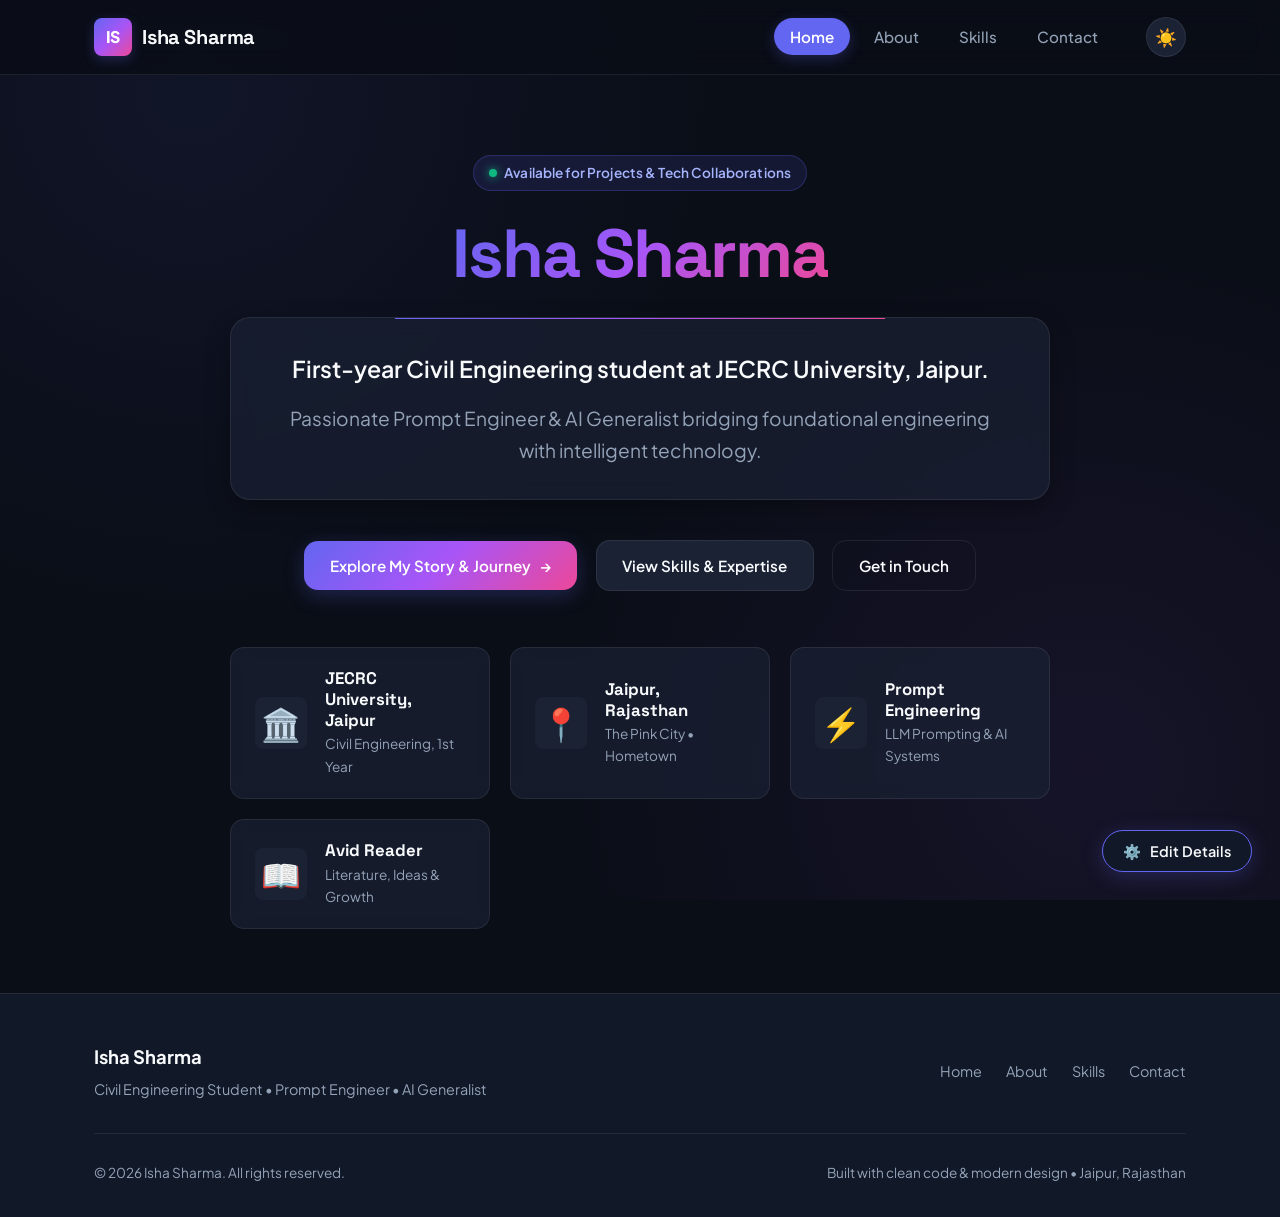
<file: index.html>
<!DOCTYPE html>
<html lang="en" data-theme="dark">
<head>
  <meta charset="UTF-8">
  <meta name="viewport" content="width=device-width, initial-scale=1.0">
  <title>Isha Sharma | Personal Portfolio - Home</title>
  <meta name="description" content="Personal portfolio of Isha Sharma - 1st Year Civil Engineering Student at JECRC University, Jaipur | Prompt Engineer & AI Generalist">
  <link rel="stylesheet" href="assets/css/style.css">
  <link rel="icon" href="data:image/svg+xml,<svg xmlns='http://www.w3.org/2000/svg' viewBox='0 0 100 100'><rect width='100' height='100' rx='20' fill='%236366f1'/><text x='50%' y='65%' text-anchor='middle' font-family='sans-serif' font-weight='bold' font-size='50' fill='white'>IS</text></svg>">
<script src="https://cdn.botpress.cloud/webchat/v5.0/inject.js"></script>
<script src="https://files.bpcontent.cloud/2026/10/14/17/20261014174019-FI7KGD5Q.js" defer></script>
</head>
<body>

  <!-- ==================== NAVIGATION BAR ==================== -->
  <header class="site-header">
    <div class="container header-container">
      <!-- Brand Logo / Name -->
      <a href="index.html" class="brand-logo" aria-label="Isha Sharma Home">
        <div class="brand-avatar">IS</div>
        <span class="brand-name" data-bind="personal.fullName">Isha Sharma</span>
      </a>

      <!-- Navigation Links (4 Pages) -->
      <nav class="nav-menu">
        <ul class="nav-links" id="nav-links">
          <li><a href="index.html" class="nav-link active">Home</a></li>
          <li><a href="about.html" class="nav-link">About</a></li>
          <li><a href="skills.html" class="nav-link">Skills</a></li>
          <li><a href="contact.html" class="nav-link">Contact</a></li>
        </ul>

        <!-- Action Items (Theme Toggle & Mobile Menu) -->
        <div class="nav-actions">
          <button id="theme-toggle-btn" class="theme-toggle" aria-label="Toggle Light and Dark Mode" title="Toggle theme">
            <span id="theme-icon">☀️</span>
          </button>
          <button id="mobile-menu-btn" class="mobile-menu-btn" aria-label="Toggle navigation menu">
            ☰
          </button>
        </div>
      </nav>
    </div>
  </header>

  <!-- ==================== MAIN CONTENT (PAGE 1: HOME) ==================== -->
  <main>
    <section class="hero-section">
      <div class="container">
        <div class="hero-content">
          
          <!-- Status / Greeting Badge -->
          <div class="hero-badge-wrap">
            <div class="badge">
              <span class="pulse-dot"></span>
              <span data-bind="personal.statusBadge">Available for Projects & Tech Collaborations</span>
            </div>
          </div>

          <!-- Hero Name Heading -->
          <h1 class="hero-title">
            <span class="gradient-text" data-bind="personal.fullName">Isha Sharma</span>
          </h1>

          <!-- Two-Line Intro Box -->
          <!-- EDIT HERE: You can change the two intro lines below or inside assets/js/config.js -->
          <div class="hero-intro-box">
            <p class="intro-line-1" data-bind="home.introLine1">
              First-year Civil Engineering student at JECRC University, Jaipur.
            </p>
            <p class="intro-line-2" data-bind="home.introLine2">
              Passionate Prompt Engineer & AI Generalist bridging foundational engineering with intelligent technology.
            </p>
          </div>

          <!-- Action Buttons -->
          <div class="hero-actions">
            <a href="about.html" class="btn btn-primary">
              <span>Explore My Story & Journey</span>
              <span>→</span>
            </a>
            <a href="skills.html" class="btn btn-secondary">
              <span>View Skills & Expertise</span>
            </a>
            <a href="contact.html" class="btn btn-outline">
              <span>Get in Touch</span>
            </a>
          </div>

          <!-- Quick Highlight Cards -->
          <div class="highlights-grid">
            <div class="highlight-card">
              <div class="highlight-icon">🏛️</div>
              <div class="highlight-info">
                <h4 data-bind="personal.university">JECRC University</h4>
                <p>Civil Engineering, 1st Year</p>
              </div>
            </div>

            <div class="highlight-card">
              <div class="highlight-icon">📍</div>
              <div class="highlight-info">
                <h4>Jaipur, Rajasthan</h4>
                <p>The Pink City • Hometown</p>
              </div>
            </div>

            <div class="highlight-card">
              <div class="highlight-icon">⚡</div>
              <div class="highlight-info">
                <h4>Prompt Engineering</h4>
                <p>LLM Prompting & AI Systems</p>
              </div>
            </div>

            <div class="highlight-card">
              <div class="highlight-icon">📖</div>
              <div class="highlight-info">
                <h4>Avid Reader</h4>
                <p>Literature, Ideas & Growth</p>
              </div>
            </div>
          </div>

        </div>
      </div>
    </section>
  </main>

  <!-- ==================== FOOTER ==================== -->
  <footer class="site-footer">
    <div class="container">
      <div class="footer-top">
        <div class="footer-brand">
          <span class="footer-brand-title" data-bind="personal.fullName">Isha Sharma</span>
          <p>Civil Engineering Student • Prompt Engineer • AI Generalist</p>
        </div>
        <ul class="footer-nav">
          <li><a href="index.html">Home</a></li>
          <li><a href="about.html">About</a></li>
          <li><a href="skills.html">Skills</a></li>
          <li><a href="contact.html">Contact</a></li>
        </ul>
      </div>
      <div class="footer-bottom">
        <p>© 2026 Isha Sharma. All rights reserved.</p>
        <p>Built with clean code & modern design • Jaipur, Rajasthan</p>
      </div>
    </div>
  </footer>

  <!-- Scripts -->
  <script src="assets/js/config.js"></script>
  <script src="assets/js/main.js"></script>
  <script src="assets/js/customizer.js"></script>
</body>
</html>
</file>
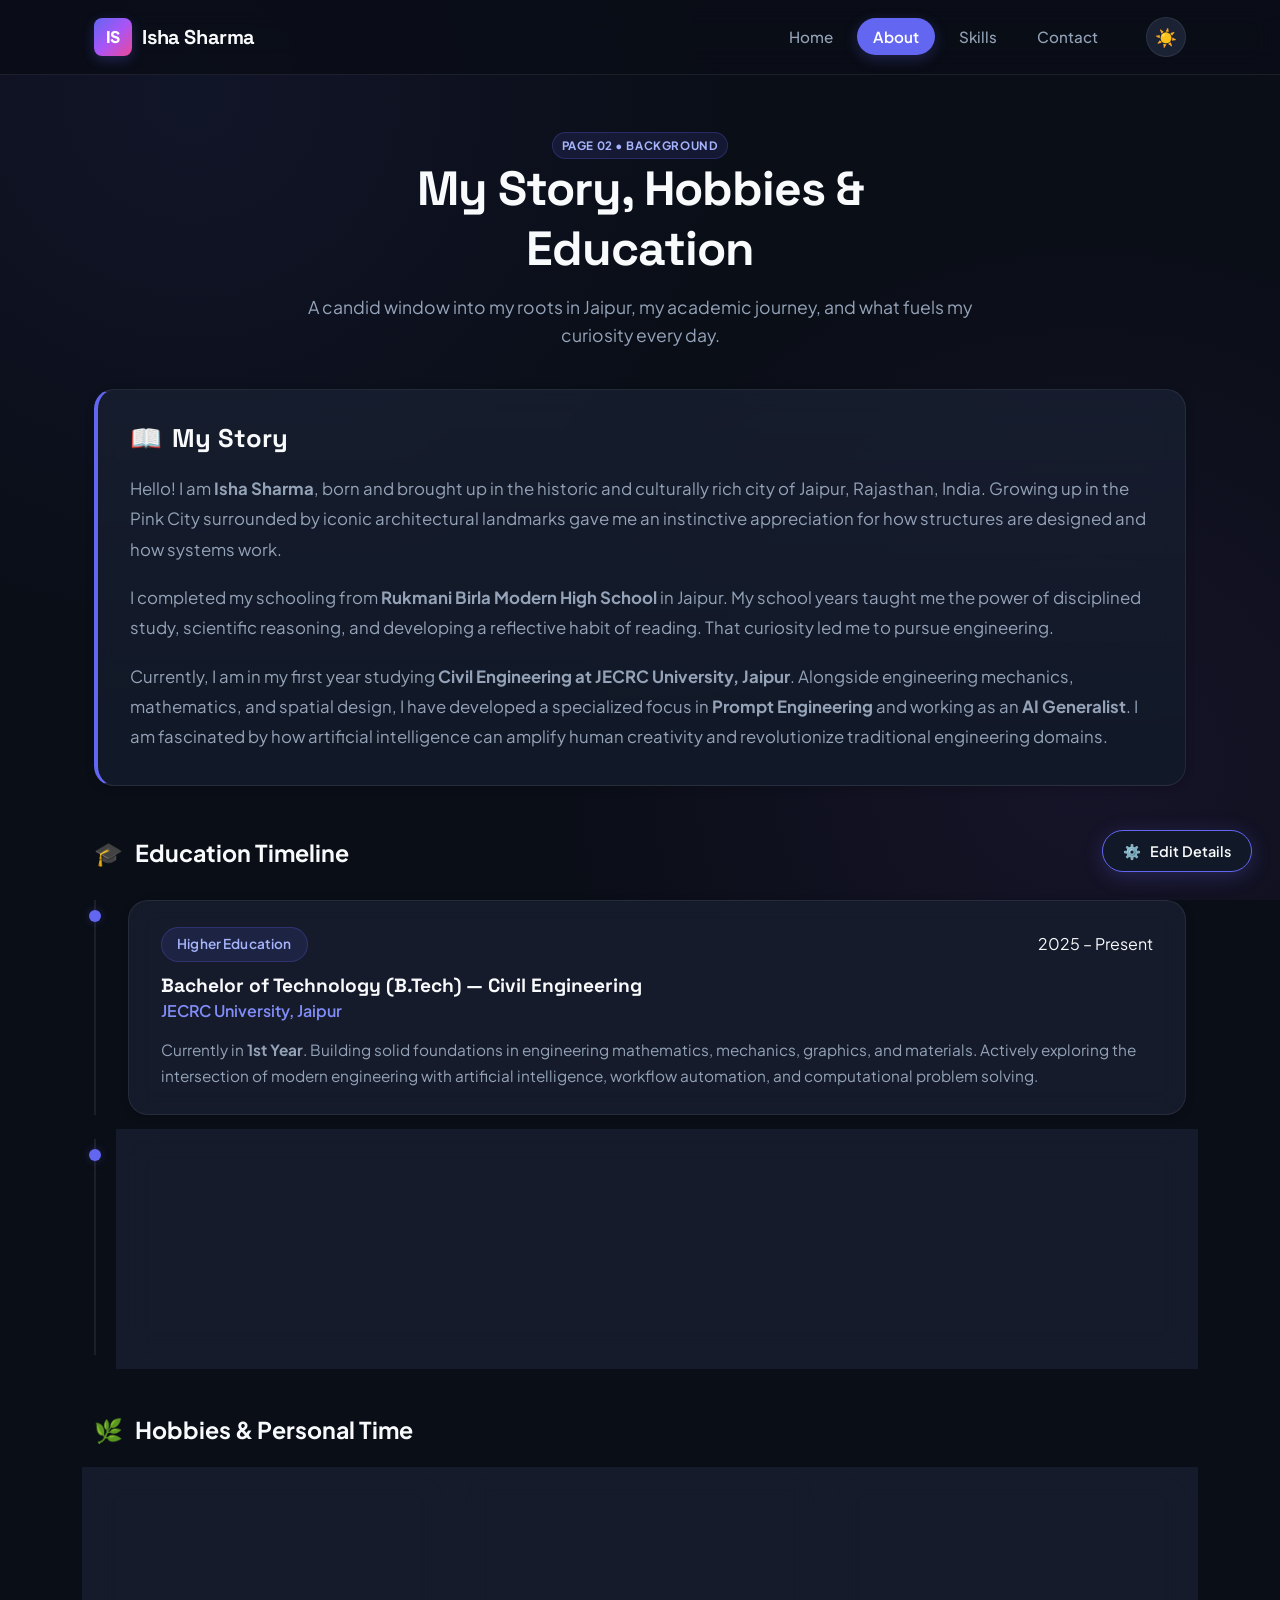
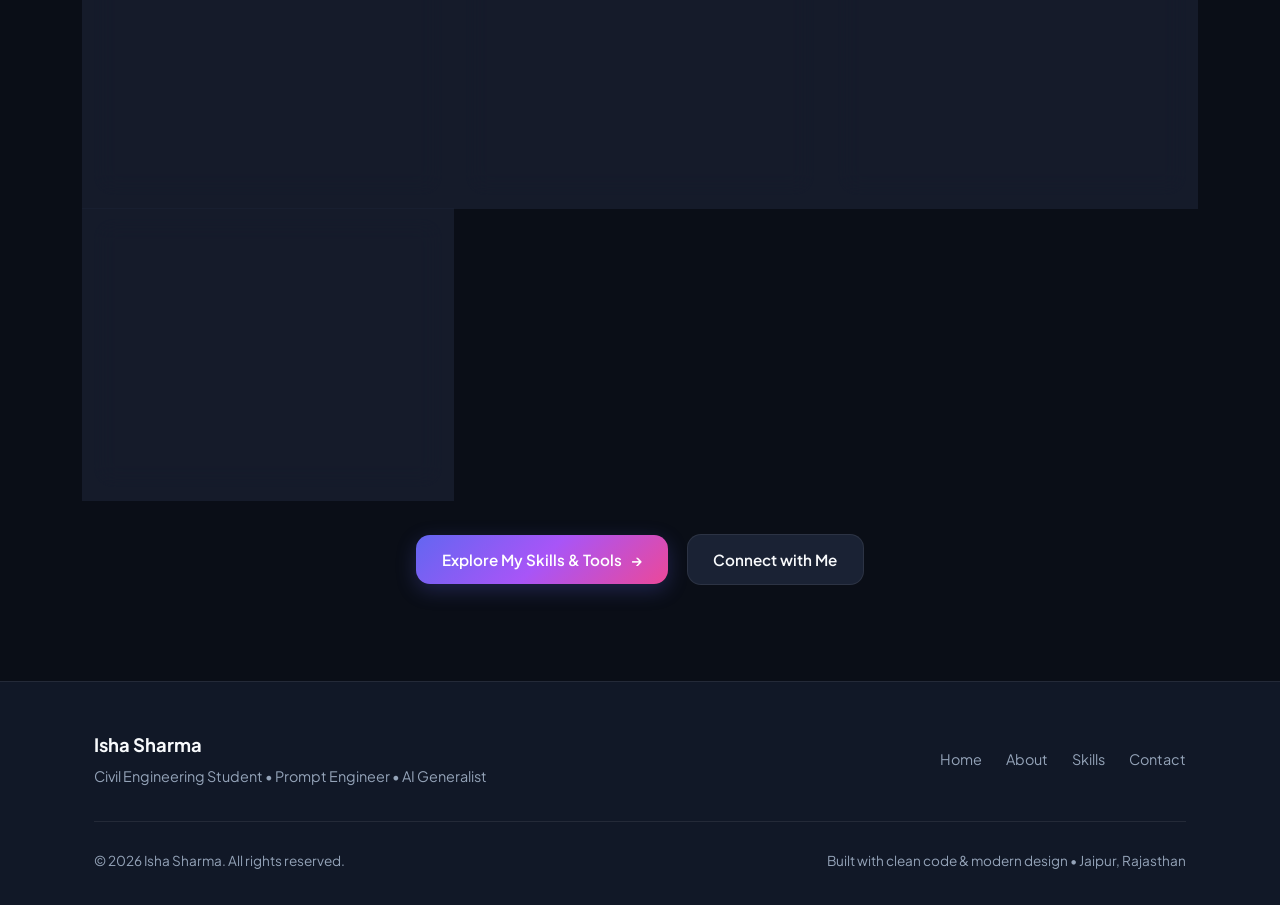
<file: about.html>
<!DOCTYPE html>
<html lang="en" data-theme="dark">
<head>
  <meta charset="UTF-8">
  <meta name="viewport" content="width=device-width, initial-scale=1.0">
  <title>About Me | Isha Sharma - Story, Education & Hobbies</title>
  <meta name="description" content="Discover Isha Sharma's story, educational background at JECRC University and Rukmani Birla Modern High School, and personal hobbies.">
  <link rel="stylesheet" href="assets/css/style.css">
  <link rel="icon" href="data:image/svg+xml,<svg xmlns='http://www.w3.org/2000/svg' viewBox='0 0 100 100'><rect width='100' height='100' rx='20' fill='%236366f1'/><text x='50%' y='65%' text-anchor='middle' font-family='sans-serif' font-weight='bold' font-size='50' fill='white'>IS</text></svg>">
</head>
<body>

  <!-- ==================== NAVIGATION BAR ==================== -->
  <header class="site-header">
    <div class="container header-container">
      <a href="index.html" class="brand-logo" aria-label="Isha Sharma Home">
        <div class="brand-avatar">IS</div>
        <span class="brand-name" data-bind="personal.fullName">Isha Sharma</span>
      </a>

      <nav class="nav-menu">
        <ul class="nav-links" id="nav-links">
          <li><a href="index.html" class="nav-link">Home</a></li>
          <li><a href="about.html" class="nav-link active">About</a></li>
          <li><a href="skills.html" class="nav-link">Skills</a></li>
          <li><a href="contact.html" class="nav-link">Contact</a></li>
        </ul>

        <div class="nav-actions">
          <button id="theme-toggle-btn" class="theme-toggle" aria-label="Toggle Light and Dark Mode" title="Toggle theme">
            <span id="theme-icon">☀️</span>
          </button>
          <button id="mobile-menu-btn" class="mobile-menu-btn" aria-label="Toggle navigation menu">
            ☰
          </button>
        </div>
      </nav>
    </div>
  </header>

  <!-- ==================== MAIN CONTENT (PAGE 2: ABOUT) ==================== -->
  <main>
    <div class="page-header">
      <div class="container">
        <span class="badge-mini">Page 02 • Background</span>
        <h1 class="page-title">My Story, Hobbies & Education</h1>
        <p class="page-subtitle">A candid window into my roots in Jaipur, my academic journey, and what fuels my curiosity every day.</p>
      </div>
    </div>

    <section class="about-section">
      <div class="container">
        
        <!-- SECTION 1: MY STORY -->
        <!-- EDIT HERE: You can update your story paragraphs below or in assets/js/config.js -->
        <article class="card story-card">
          <h3>
            <span>📖</span>
            <span>My Story</span>
          </h3>
          <div class="story-paragraphs">
            <p>
              Hello! I am <strong>Isha Sharma</strong>, born and brought up in the historic and culturally rich city of 
              <span data-bind="personal.location">Jaipur, Rajasthan</span>. Growing up in the Pink City surrounded by iconic architectural landmarks gave me an instinctive appreciation for how structures are designed and how systems work.
            </p>
            <p>
              I completed my schooling from <strong>Rukmani Birla Modern High School</strong> in Jaipur. My school years taught me the power of disciplined study, scientific reasoning, and developing a reflective habit of reading. That curiosity led me to pursue engineering.
            </p>
            <p>
              Currently, I am in my first year studying <strong>Civil Engineering at JECRC University, Jaipur</strong>. Alongside engineering mechanics, mathematics, and spatial design, I have developed a specialized focus in <strong>Prompt Engineering</strong> and working as an <strong>AI Generalist</strong>. I am fascinated by how artificial intelligence can amplify human creativity and revolutionize traditional engineering domains.
            </p>
          </div>
        </article>

        <!-- SECTION 2: EDUCATION -->
        <!-- EDIT HERE: Education details can be edited below or in assets/js/config.js -->
        <div class="section-subtitle-bar">
          <span>🎓</span>
          <span>Education Timeline</span>
        </div>

        <div class="timeline">
          
          <!-- Higher Education: JECRC University -->
          <div class="timeline-item">
            <div class="timeline-dot"></div>
            <div class="card timeline-card">
              <div class="timeline-meta">
                <span class="badge">Higher Education</span>
                <span class="text-muted">2025 – Present</span>
              </div>
              <h3 class="timeline-degree">Bachelor of Technology (B.Tech) — Civil Engineering</h3>
              <p class="timeline-institution" data-bind="personal.university">JECRC University, Jaipur</p>
              <p class="timeline-desc">
                Currently in <strong>1st Year</strong>. Building solid foundations in engineering mathematics, mechanics, graphics, and materials. Actively exploring the intersection of modern engineering with artificial intelligence, workflow automation, and computational problem solving.
              </p>
            </div>
          </div>

          <!-- Schooling: Rukmani Birla Modern High School -->
          <div class="timeline-item">
            <div class="timeline-dot"></div>
            <div class="card timeline-card">
              <div class="timeline-meta">
                <span class="badge">Schooling</span>
                <span class="text-muted">Completed</span>
              </div>
              <h3 class="timeline-degree">Senior Secondary & High School Education</h3>
              <p class="timeline-institution" data-bind="personal.school">Rukmani Birla Modern High School, Jaipur</p>
              <p class="timeline-desc">
                Developed an analytical mindset and a strong grasp of mathematics and sciences. Actively nurtured a love for extensive reading, critical inquiry, and self-directed learning that continues to define my daily habits.
              </p>
            </div>
          </div>

        </div>

        <!-- SECTION 3: HOBBIES & PERSONAL TIME -->
        <!-- EDIT HERE: Hobbies can be updated below or in assets/js/config.js -->
        <div class="section-subtitle-bar">
          <span>🌿</span>
          <span>Hobbies & Personal Time</span>
        </div>

        <div class="hobbies-grid">
          
          <div class="card hobby-card">
            <div class="hobby-icon">📚</div>
            <h4 class="hobby-title">Love for Reading</h4>
            <p class="hobby-desc">
              Reading is one of my greatest passions. I enjoy non-fiction, thought-provoking books on personal development, psychology, technology, and literature. Every book offers a quiet portal to new ideas.
            </p>
          </div>

          <div class="card hobby-card">
            <div class="hobby-icon">☕</div>
            <h4 class="hobby-title">Valuing Personal Downtime</h4>
            <p class="hobby-desc">
              I deeply cherish my quiet personal time. Whether it is reflecting on the day, journaling, or taking an evening stroll, uninterrupted quiet time allows me to recharge, think clearly, and cultivate focus.
            </p>
          </div>

          <div class="card hobby-card">
            <div class="hobby-icon">🤖</div>
            <h4 class="hobby-title">Exploring AI & Prompting</h4>
            <p class="hobby-desc">
              Outside classes, I spend time experimenting with cutting-edge LLMs (ChatGPT, Claude, Gemini), crafting novel system instructions, and discovering creative automation workflows.
            </p>
          </div>

          <div class="card hobby-card">
            <div class="hobby-icon">🏛️</div>
            <h4 class="hobby-title">Architecture & City Walks</h4>
            <p class="hobby-desc">
              Living in Jaipur inspires me constantly. I enjoy observing the geometric harmony of historic forts, Havelis, and modern urban planning across the city.
            </p>
          </div>

        </div>

        <!-- Call to Action Banner -->
        <div class="hero-actions" style="margin-top: 3rem; margin-bottom: 1rem;">
          <a href="skills.html" class="btn btn-primary">
            <span>Explore My Skills & Tools</span>
            <span>→</span>
          </a>
          <a href="contact.html" class="btn btn-secondary">
            <span>Connect with Me</span>
          </a>
        </div>

      </div>
    </section>
  </main>

  <!-- ==================== FOOTER ==================== -->
  <footer class="site-footer">
    <div class="container">
      <div class="footer-top">
        <div class="footer-brand">
          <span class="footer-brand-title" data-bind="personal.fullName">Isha Sharma</span>
          <p>Civil Engineering Student • Prompt Engineer • AI Generalist</p>
        </div>
        <ul class="footer-nav">
          <li><a href="index.html">Home</a></li>
          <li><a href="about.html">About</a></li>
          <li><a href="skills.html">Skills</a></li>
          <li><a href="contact.html">Contact</a></li>
        </ul>
      </div>
      <div class="footer-bottom">
        <p>© 2026 Isha Sharma. All rights reserved.</p>
        <p>Built with clean code & modern design • Jaipur, Rajasthan</p>
      </div>
    </div>
  </footer>

  <!-- Scripts -->
  <script src="assets/js/config.js"></script>
  <script src="assets/js/main.js"></script>
  <script src="assets/js/customizer.js"></script>
</body>
</html>
</file>
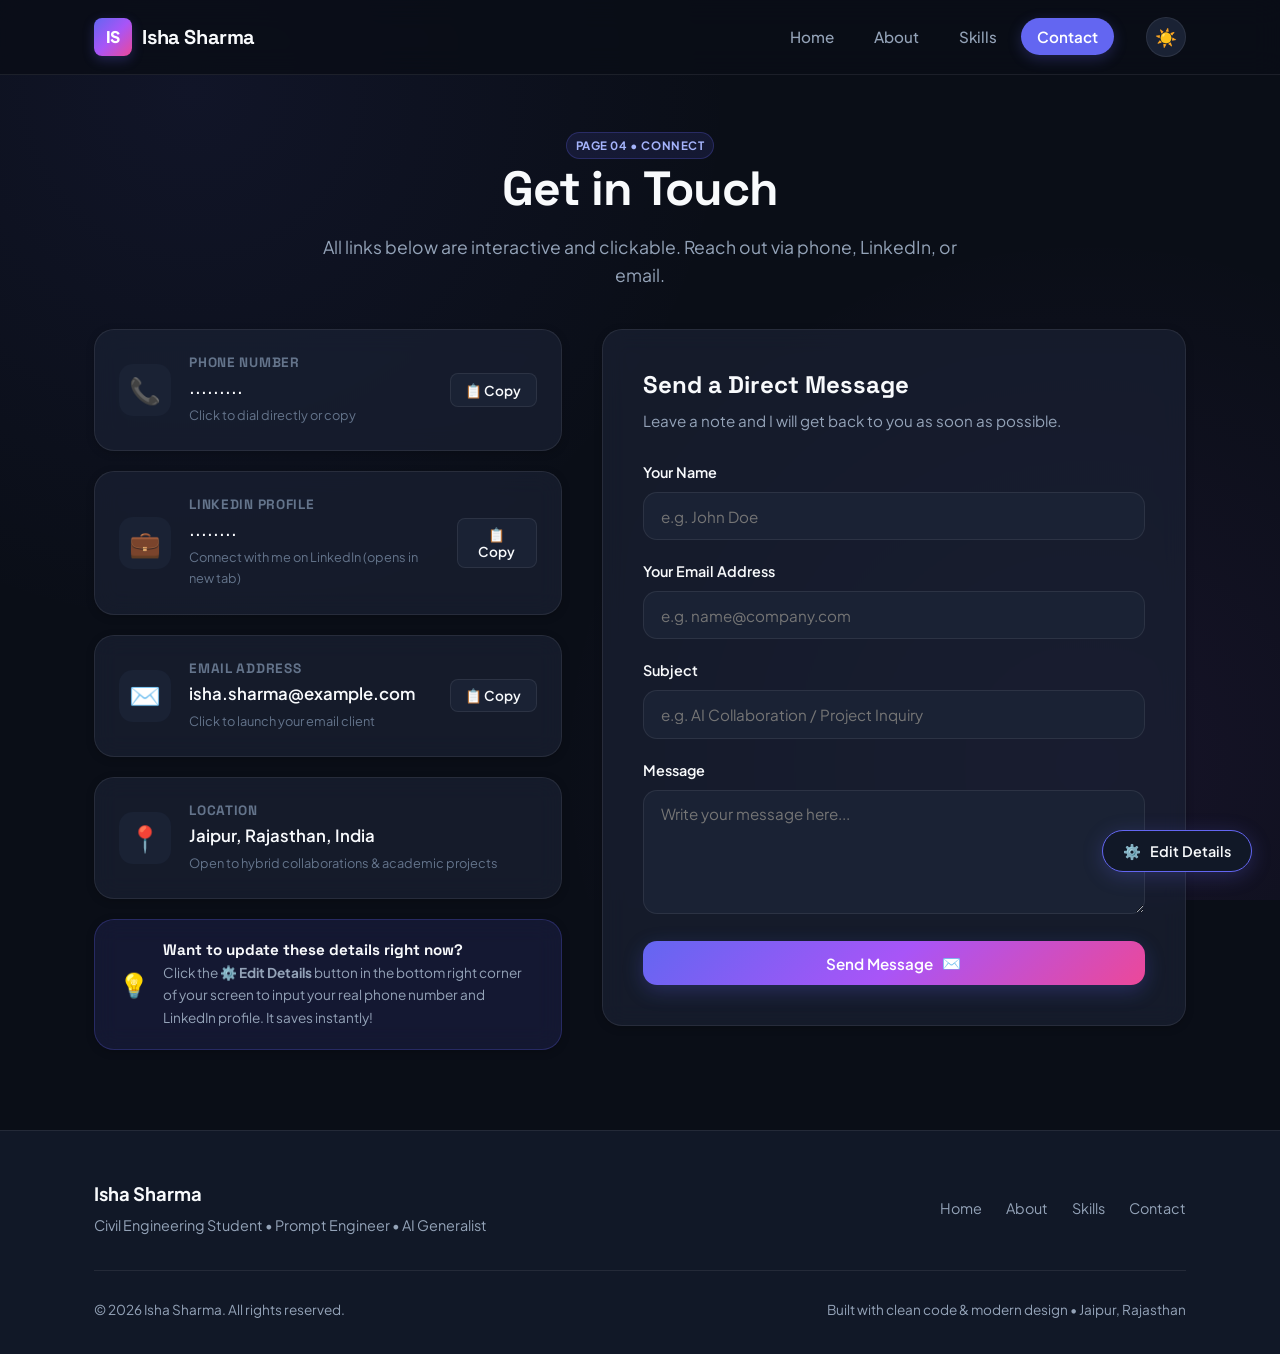
<file: contact.html>
<!DOCTYPE html>
<html lang="en" data-theme="dark">
<head>
  <meta charset="UTF-8">
  <meta name="viewport" content="width=device-width, initial-scale=1.0">
  <title>Contact Isha Sharma | Phone, LinkedIn & Email</title>
  <meta name="description" content="Get in touch with Isha Sharma: Phone, LinkedIn, and Email links. Available for collaborations, AI discussions, and projects.">
  <link rel="stylesheet" href="assets/css/style.css">
  <link rel="icon" href="data:image/svg+xml,<svg xmlns='http://www.w3.org/2000/svg' viewBox='0 0 100 100'><rect width='100' height='100' rx='20' fill='%236366f1'/><text x='50%' y='65%' text-anchor='middle' font-family='sans-serif' font-weight='bold' font-size='50' fill='white'>IS</text></svg>">
</head>
<body>

  <!-- ==================== NAVIGATION BAR ==================== -->
  <header class="site-header">
    <div class="container header-container">
      <a href="index.html" class="brand-logo" aria-label="Isha Sharma Home">
        <div class="brand-avatar">IS</div>
        <span class="brand-name" data-bind="personal.fullName">Isha Sharma</span>
      </a>

      <nav class="nav-menu">
        <ul class="nav-links" id="nav-links">
          <li><a href="index.html" class="nav-link">Home</a></li>
          <li><a href="about.html" class="nav-link">About</a></li>
          <li><a href="skills.html" class="nav-link">Skills</a></li>
          <li><a href="contact.html" class="nav-link active">Contact</a></li>
        </ul>

        <div class="nav-actions">
          <button id="theme-toggle-btn" class="theme-toggle" aria-label="Toggle Light and Dark Mode" title="Toggle theme">
            <span id="theme-icon">☀️</span>
          </button>
          <button id="mobile-menu-btn" class="mobile-menu-btn" aria-label="Toggle navigation menu">
            ☰
          </button>
        </div>
      </nav>
    </div>
  </header>

  <!-- ==================== MAIN CONTENT (PAGE 4: CONTACT) ==================== -->
  <main>
    <div class="page-header">
      <div class="container">
        <span class="badge-mini">Page 04 • Connect</span>
        <h1 class="page-title">Get in Touch</h1>
        <p class="page-subtitle">All links below are interactive and clickable. Reach out via phone, LinkedIn, or email.</p>
      </div>
    </div>

    <section class="contact-section">
      <div class="container">
        <div class="contact-layout">
          
          <!-- LEFT COLUMN: CLICKABLE CONTACT CARDS -->
          <div class="contact-cards-col">
            
            <!-- 1. PHONE NUMBER CARD -->
            <!-- EDIT HERE: You can replace '.........' with your actual phone number in assets/js/config.js or using the bottom-right 'Edit Details' button -->
            <div class="card contact-card">
              <div class="contact-card-main">
                <div class="contact-card-icon">📞</div>
                <div class="contact-card-details">
                  <h4>Phone Number</h4>
                  <!-- Clickable phone link -->
                  <a href="tel:+919876543210" id="contact-phone-link" class="contact-link-value" title="Click to call">
                    .........
                  </a>
                  <p class="contact-subnote">Click to dial directly or copy</p>
                </div>
              </div>
              <div class="contact-actions">
                <button type="button" class="btn btn-secondary btn-sm" data-copy-target="contact-phone-link" title="Copy Phone Number">
                  📋 Copy
                </button>
              </div>
            </div>

            <!-- 2. LINKEDIN PROFILE CARD -->
            <!-- EDIT HERE: Replace '........' with your real LinkedIn URL in assets/js/config.js -->
            <div class="card contact-card">
              <div class="contact-card-main">
                <div class="contact-card-icon">💼</div>
                <div class="contact-card-details">
                  <h4>LinkedIn Profile</h4>
                  <!-- Clickable LinkedIn link -->
                  <a href="https://www.linkedin.com/" id="contact-linkedin-link" target="_blank" rel="noopener noreferrer" class="contact-link-value" title="Open LinkedIn Profile">
                    ........
                  </a>
                  <p class="contact-subnote">Connect with me on LinkedIn (opens in new tab)</p>
                </div>
              </div>
              <div class="contact-actions">
                <button type="button" class="btn btn-secondary btn-sm" data-copy-target="contact-linkedin-link" title="Copy LinkedIn Link">
                  📋 Copy
                </button>
              </div>
            </div>

            <!-- 3. EMAIL ADDRESS CARD -->
            <!-- EDIT HERE: Replace with your actual email address in assets/js/config.js -->
            <div class="card contact-card">
              <div class="contact-card-main">
                <div class="contact-card-icon">✉️</div>
                <div class="contact-card-details">
                  <h4>Email Address</h4>
                  <!-- Clickable Email link -->
                  <a href="mailto:isha.sharma@example.com" id="contact-email-link" class="contact-link-value" title="Send email">
                    isha.sharma@example.com
                  </a>
                  <p class="contact-subnote">Click to launch your email client</p>
                </div>
              </div>
              <div class="contact-actions">
                <button type="button" class="btn btn-secondary btn-sm" data-copy-target="contact-email-link" title="Copy Email">
                  📋 Copy
                </button>
              </div>
            </div>

            <!-- 4. LOCATION CARD -->
            <div class="card contact-card">
              <div class="contact-card-main">
                <div class="contact-card-icon">📍</div>
                <div class="contact-card-details">
                  <h4>Location</h4>
                  <p class="contact-link-value" data-bind="personal.location">Jaipur, Rajasthan, India</p>
                  <p class="contact-subnote">Open to hybrid collaborations & academic projects</p>
                </div>
              </div>
            </div>

            <!-- Customizer Helper Banner -->
            <div class="card" style="padding: 1.25rem 1.5rem; background: var(--badge-bg); border-color: var(--badge-border);">
              <div style="display: flex; gap: 0.85rem; align-items: center;">
                <span style="font-size: 1.5rem;">💡</span>
                <div>
                  <h4 style="font-size: 0.95rem; margin-bottom: 0.2rem; color: var(--text-primary);">Want to update these details right now?</h4>
                  <p style="font-size: 0.85rem; color: var(--text-secondary); margin: 0;">
                    Click the <strong>⚙️ Edit Details</strong> button in the bottom right corner of your screen to input your real phone number and LinkedIn profile. It saves instantly!
                  </p>
                </div>
              </div>
            </div>

          </div>

          <!-- RIGHT COLUMN: INTERACTIVE MESSAGE FORM -->
          <div class="card contact-form-card">
            <h3>Send a Direct Message</h3>
            <p>Leave a note and I will get back to you as soon as possible.</p>

            <form id="portfolio-contact-form">
              <div class="form-group">
                <label for="sender-name">Your Name</label>
                <input type="text" id="sender-name" placeholder="e.g. John Doe" required>
              </div>

              <div class="form-group">
                <label for="sender-email">Your Email Address</label>
                <input type="email" id="sender-email" placeholder="e.g. name@company.com" required>
              </div>

              <div class="form-group">
                <label for="sender-subject">Subject</label>
                <input type="text" id="sender-subject" placeholder="e.g. AI Collaboration / Project Inquiry" required>
              </div>

              <div class="form-group">
                <label for="sender-message">Message</label>
                <textarea id="sender-message" rows="5" placeholder="Write your message here..." required></textarea>
              </div>

              <button type="submit" class="btn btn-primary btn-block">
                <span>Send Message</span>
                <span>✉️</span>
              </button>
            </form>
          </div>

        </div>
      </div>
    </section>
  </main>

  <!-- ==================== FOOTER ==================== -->
  <footer class="site-footer">
    <div class="container">
      <div class="footer-top">
        <div class="footer-brand">
          <span class="footer-brand-title" data-bind="personal.fullName">Isha Sharma</span>
          <p>Civil Engineering Student • Prompt Engineer • AI Generalist</p>
        </div>
        <ul class="footer-nav">
          <li><a href="index.html">Home</a></li>
          <li><a href="about.html">About</a></li>
          <li><a href="skills.html">Skills</a></li>
          <li><a href="contact.html">Contact</a></li>
        </ul>
      </div>
      <div class="footer-bottom">
        <p>© 2026 Isha Sharma. All rights reserved.</p>
        <p>Built with clean code & modern design • Jaipur, Rajasthan</p>
      </div>
    </div>
  </footer>

  <!-- Scripts -->
  <script src="assets/js/config.js"></script>
  <script src="assets/js/main.js"></script>
  <script src="assets/js/customizer.js"></script>
</body>
</html>
</file>
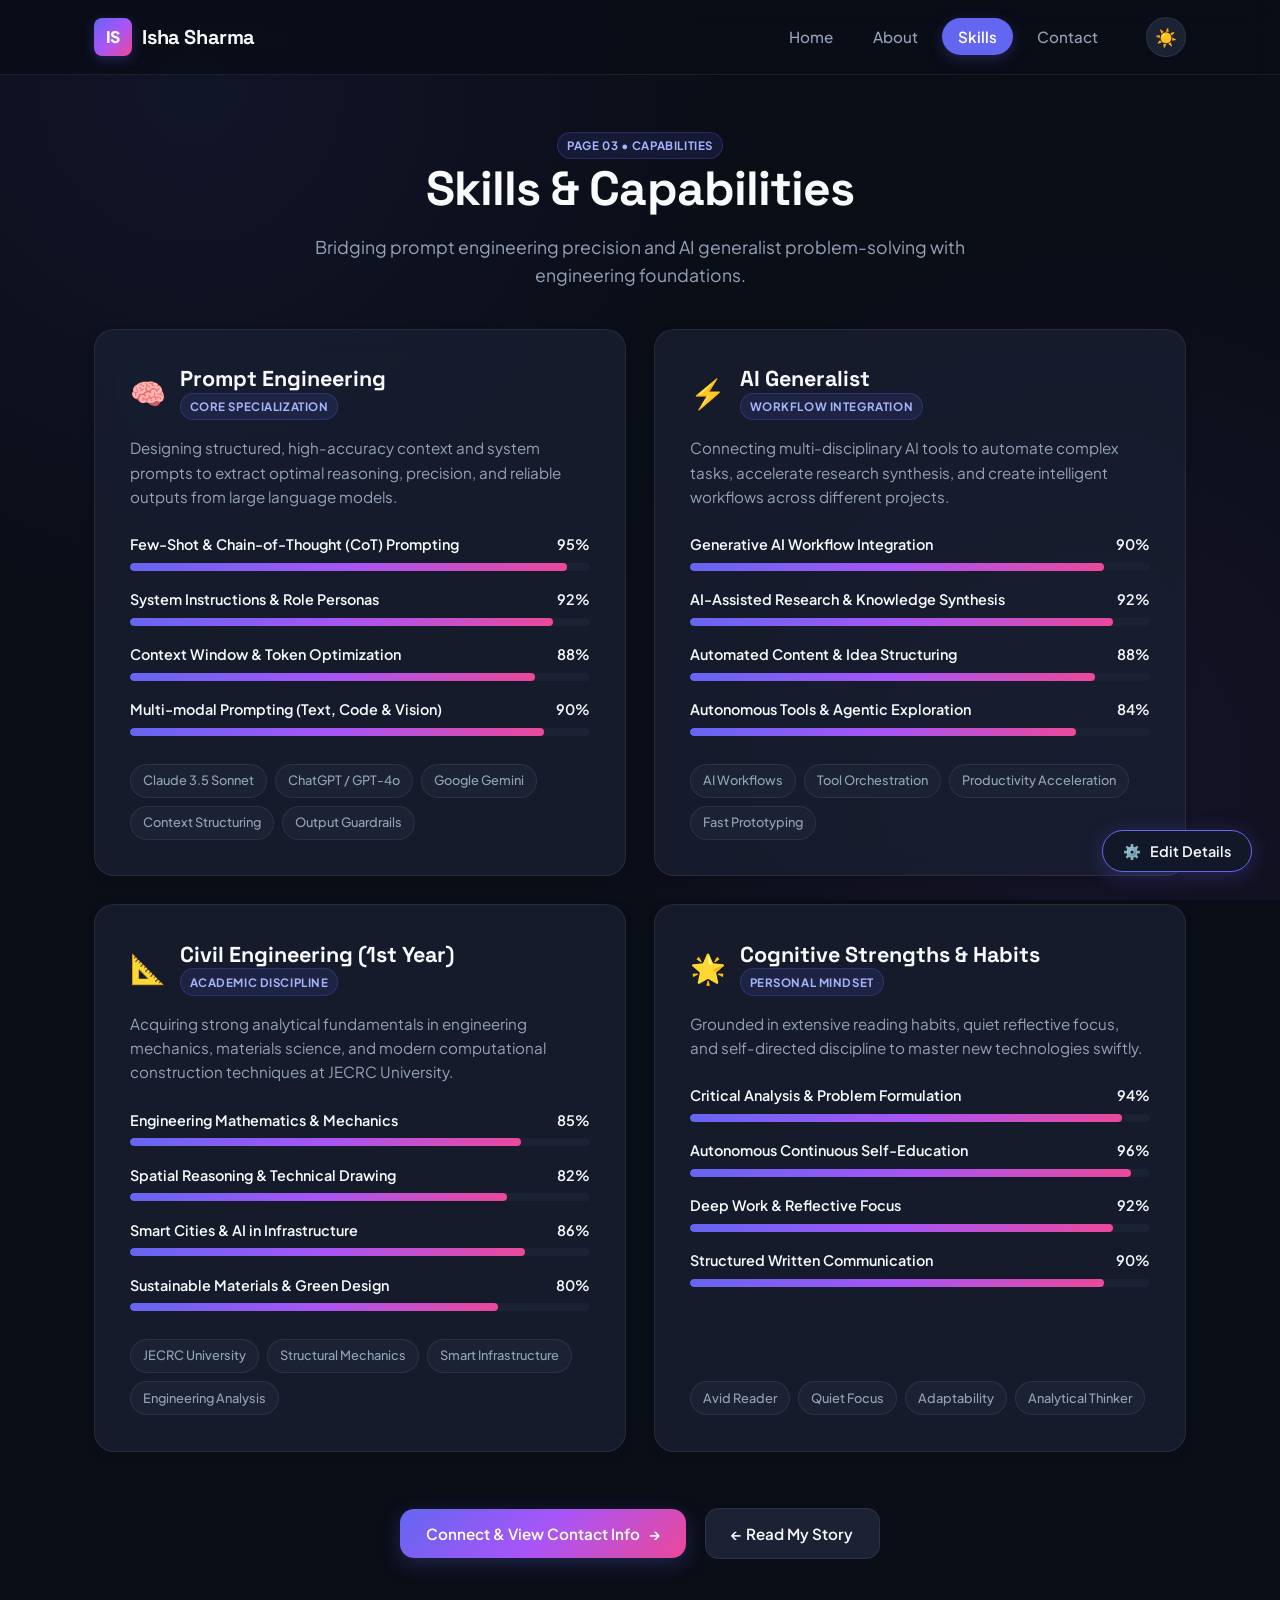
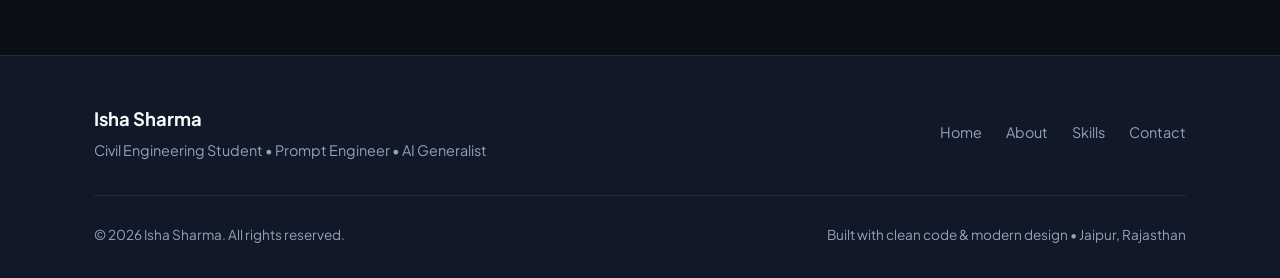
<file: skills.html>
<!DOCTYPE html>
<html lang="en" data-theme="dark">
<head>
  <meta charset="UTF-8">
  <meta name="viewport" content="width=device-width, initial-scale=1.0">
  <title>Skills & Capabilities | Isha Sharma - Prompt Engineering & AI Generalist</title>
  <meta name="description" content="Explore the core skills of Isha Sharma: Prompt Engineering, AI Generalist workflows, Civil Engineering fundamentals, and analytical problem-solving.">
  <link rel="stylesheet" href="assets/css/style.css">
  <link rel="icon" href="data:image/svg+xml,<svg xmlns='http://www.w3.org/2000/svg' viewBox='0 0 100 100'><rect width='100' height='100' rx='20' fill='%236366f1'/><text x='50%' y='65%' text-anchor='middle' font-family='sans-serif' font-weight='bold' font-size='50' fill='white'>IS</text></svg>">
</head>
<body>

  <!-- ==================== NAVIGATION BAR ==================== -->
  <header class="site-header">
    <div class="container header-container">
      <a href="index.html" class="brand-logo" aria-label="Isha Sharma Home">
        <div class="brand-avatar">IS</div>
        <span class="brand-name" data-bind="personal.fullName">Isha Sharma</span>
      </a>

      <nav class="nav-menu">
        <ul class="nav-links" id="nav-links">
          <li><a href="index.html" class="nav-link">Home</a></li>
          <li><a href="about.html" class="nav-link">About</a></li>
          <li><a href="skills.html" class="nav-link active">Skills</a></li>
          <li><a href="contact.html" class="nav-link">Contact</a></li>
        </ul>

        <div class="nav-actions">
          <button id="theme-toggle-btn" class="theme-toggle" aria-label="Toggle Light and Dark Mode" title="Toggle theme">
            <span id="theme-icon">☀️</span>
          </button>
          <button id="mobile-menu-btn" class="mobile-menu-btn" aria-label="Toggle navigation menu">
            ☰
          </button>
        </div>
      </nav>
    </div>
  </header>

  <!-- ==================== MAIN CONTENT (PAGE 3: SKILLS) ==================== -->
  <main>
    <div class="page-header">
      <div class="container">
        <span class="badge-mini">Page 03 • Capabilities</span>
        <h1 class="page-title">Skills & Capabilities</h1>
        <p class="page-subtitle">Bridging prompt engineering precision and AI generalist problem-solving with engineering foundations.</p>
      </div>
    </div>

    <section class="skills-section">
      <div class="container">
        
        <div class="skills-grid">
          
          <!-- SKILL CATEGORY 1: PROMPT ENGINEERING (PRIMARY) -->
          <!-- EDIT HERE: Modify prompt engineering skills below or in assets/js/config.js -->
          <div class="card skill-category-card">
            <div class="skill-header">
              <div class="skill-title-wrap">
                <span class="skill-title-icon">🧠</span>
                <div>
                  <h3 class="skill-title">Prompt Engineering</h3>
                  <span class="badge-mini">Core Specialization</span>
                </div>
              </div>
            </div>
            
            <p class="skill-desc">
              Designing structured, high-accuracy context and system prompts to extract optimal reasoning, precision, and reliable outputs from large language models.
            </p>

            <div class="skill-bars-list">
              <div class="skill-bar-item">
                <div class="skill-bar-info">
                  <span>Few-Shot & Chain-of-Thought (CoT) Prompting</span>
                  <span>95%</span>
                </div>
                <div class="skill-bar-track">
                  <div class="skill-bar-fill" style="width: 95%;"></div>
                </div>
              </div>

              <div class="skill-bar-item">
                <div class="skill-bar-info">
                  <span>System Instructions & Role Personas</span>
                  <span>92%</span>
                </div>
                <div class="skill-bar-track">
                  <div class="skill-bar-fill" style="width: 92%;"></div>
                </div>
              </div>

              <div class="skill-bar-item">
                <div class="skill-bar-info">
                  <span>Context Window & Token Optimization</span>
                  <span>88%</span>
                </div>
                <div class="skill-bar-track">
                  <div class="skill-bar-fill" style="width: 88%;"></div>
                </div>
              </div>

              <div class="skill-bar-item">
                <div class="skill-bar-info">
                  <span>Multi-modal Prompting (Text, Code & Vision)</span>
                  <span>90%</span>
                </div>
                <div class="skill-bar-track">
                  <div class="skill-bar-fill" style="width: 90%;"></div>
                </div>
              </div>
            </div>

            <div class="skill-tags">
              <span class="skill-tag">Claude 3.5 Sonnet</span>
              <span class="skill-tag">ChatGPT / GPT-4o</span>
              <span class="skill-tag">Google Gemini</span>
              <span class="skill-tag">Context Structuring</span>
              <span class="skill-tag">Output Guardrails</span>
            </div>
          </div>

          <!-- SKILL CATEGORY 2: AI GENERALIST -->
          <!-- EDIT HERE: Modify AI Generalist skills below or in assets/js/config.js -->
          <div class="card skill-category-card">
            <div class="skill-header">
              <div class="skill-title-wrap">
                <span class="skill-title-icon">⚡</span>
                <div>
                  <h3 class="skill-title">AI Generalist</h3>
                  <span class="badge-mini">Workflow Integration</span>
                </div>
              </div>
            </div>
            
            <p class="skill-desc">
              Connecting multi-disciplinary AI tools to automate complex tasks, accelerate research synthesis, and create intelligent workflows across different projects.
            </p>

            <div class="skill-bars-list">
              <div class="skill-bar-item">
                <div class="skill-bar-info">
                  <span>Generative AI Workflow Integration</span>
                  <span>90%</span>
                </div>
                <div class="skill-bar-track">
                  <div class="skill-bar-fill" style="width: 90%;"></div>
                </div>
              </div>

              <div class="skill-bar-item">
                <div class="skill-bar-info">
                  <span>AI-Assisted Research & Knowledge Synthesis</span>
                  <span>92%</span>
                </div>
                <div class="skill-bar-track">
                  <div class="skill-bar-fill" style="width: 92%;"></div>
                </div>
              </div>

              <div class="skill-bar-item">
                <div class="skill-bar-info">
                  <span>Automated Content & Idea Structuring</span>
                  <span>88%</span>
                </div>
                <div class="skill-bar-track">
                  <div class="skill-bar-fill" style="width: 88%;"></div>
                </div>
              </div>

              <div class="skill-bar-item">
                <div class="skill-bar-info">
                  <span>Autonomous Tools & Agentic Exploration</span>
                  <span>84%</span>
                </div>
                <div class="skill-bar-track">
                  <div class="skill-bar-fill" style="width: 84%;"></div>
                </div>
              </div>
            </div>

            <div class="skill-tags">
              <span class="skill-tag">AI Workflows</span>
              <span class="skill-tag">Tool Orchestration</span>
              <span class="skill-tag">Productivity Acceleration</span>
              <span class="skill-tag">Fast Prototyping</span>
            </div>
          </div>

          <!-- SKILL CATEGORY 3: CIVIL ENGINEERING FOUNDATIONS -->
          <!-- EDIT HERE: Modify engineering skills below or in assets/js/config.js -->
          <div class="card skill-category-card">
            <div class="skill-header">
              <div class="skill-title-wrap">
                <span class="skill-title-icon">📐</span>
                <div>
                  <h3 class="skill-title">Civil Engineering (1st Year)</h3>
                  <span class="badge-mini">Academic Discipline</span>
                </div>
              </div>
            </div>
            
            <p class="skill-desc">
              Acquiring strong analytical fundamentals in engineering mechanics, materials science, and modern computational construction techniques at JECRC University.
            </p>

            <div class="skill-bars-list">
              <div class="skill-bar-item">
                <div class="skill-bar-info">
                  <span>Engineering Mathematics & Mechanics</span>
                  <span>85%</span>
                </div>
                <div class="skill-bar-track">
                  <div class="skill-bar-fill" style="width: 85%;"></div>
                </div>
              </div>

              <div class="skill-bar-item">
                <div class="skill-bar-info">
                  <span>Spatial Reasoning & Technical Drawing</span>
                  <span>82%</span>
                </div>
                <div class="skill-bar-track">
                  <div class="skill-bar-fill" style="width: 82%;"></div>
                </div>
              </div>

              <div class="skill-bar-item">
                <div class="skill-bar-info">
                  <span>Smart Cities & AI in Infrastructure</span>
                  <span>86%</span>
                </div>
                <div class="skill-bar-track">
                  <div class="skill-bar-fill" style="width: 86%;"></div>
                </div>
              </div>

              <div class="skill-bar-item">
                <div class="skill-bar-info">
                  <span>Sustainable Materials & Green Design</span>
                  <span>80%</span>
                </div>
                <div class="skill-bar-track">
                  <div class="skill-bar-fill" style="width: 80%;"></div>
                </div>
              </div>
            </div>

            <div class="skill-tags">
              <span class="skill-tag">JECRC University</span>
              <span class="skill-tag">Structural Mechanics</span>
              <span class="skill-tag">Smart Infrastructure</span>
              <span class="skill-tag">Engineering Analysis</span>
            </div>
          </div>

          <!-- SKILL CATEGORY 4: COGNITIVE & SOFT SKILLS -->
          <div class="card skill-category-card">
            <div class="skill-header">
              <div class="skill-title-wrap">
                <span class="skill-title-icon">🌟</span>
                <div>
                  <h3 class="skill-title">Cognitive Strengths & Habits</h3>
                  <span class="badge-mini">Personal Mindset</span>
                </div>
              </div>
            </div>
            
            <p class="skill-desc">
              Grounded in extensive reading habits, quiet reflective focus, and self-directed discipline to master new technologies swiftly.
            </p>

            <div class="skill-bars-list">
              <div class="skill-bar-item">
                <div class="skill-bar-info">
                  <span>Critical Analysis & Problem Formulation</span>
                  <span>94%</span>
                </div>
                <div class="skill-bar-track">
                  <div class="skill-bar-fill" style="width: 94%;"></div>
                </div>
              </div>

              <div class="skill-bar-item">
                <div class="skill-bar-info">
                  <span>Autonomous Continuous Self-Education</span>
                  <span>96%</span>
                </div>
                <div class="skill-bar-track">
                  <div class="skill-bar-fill" style="width: 96%;"></div>
                </div>
              </div>

              <div class="skill-bar-item">
                <div class="skill-bar-info">
                  <span>Deep Work & Reflective Focus</span>
                  <span>92%</span>
                </div>
                <div class="skill-bar-track">
                  <div class="skill-bar-fill" style="width: 92%;"></div>
                </div>
              </div>

              <div class="skill-bar-item">
                <div class="skill-bar-info">
                  <span>Structured Written Communication</span>
                  <span>90%</span>
                </div>
                <div class="skill-bar-track">
                  <div class="skill-bar-fill" style="width: 90%;"></div>
                </div>
              </div>
            </div>

            <div class="skill-tags">
              <span class="skill-tag">Avid Reader</span>
              <span class="skill-tag">Quiet Focus</span>
              <span class="skill-tag">Adaptability</span>
              <span class="skill-tag">Analytical Thinker</span>
            </div>
          </div>

        </div>

        <!-- Next Page Navigation Banner -->
        <div class="hero-actions" style="margin-top: 3.5rem; margin-bottom: 1rem;">
          <a href="contact.html" class="btn btn-primary">
            <span>Connect & View Contact Info</span>
            <span>→</span>
          </a>
          <a href="about.html" class="btn btn-secondary">
            <span>← Read My Story</span>
          </a>
        </div>

      </div>
    </section>
  </main>

  <!-- ==================== FOOTER ==================== -->
  <footer class="site-footer">
    <div class="container">
      <div class="footer-top">
        <div class="footer-brand">
          <span class="footer-brand-title" data-bind="personal.fullName">Isha Sharma</span>
          <p>Civil Engineering Student • Prompt Engineer • AI Generalist</p>
        </div>
        <ul class="footer-nav">
          <li><a href="index.html">Home</a></li>
          <li><a href="about.html">About</a></li>
          <li><a href="skills.html">Skills</a></li>
          <li><a href="contact.html">Contact</a></li>
        </ul>
      </div>
      <div class="footer-bottom">
        <p>© 2026 Isha Sharma. All rights reserved.</p>
        <p>Built with clean code & modern design • Jaipur, Rajasthan</p>
      </div>
    </div>
  </footer>

  <!-- Scripts -->
  <script src="assets/js/config.js"></script>
  <script src="assets/js/main.js"></script>
  <script src="assets/js/customizer.js"></script>
</body>
</html>
</file>
<file: assets/css/style.css>
/* ==============================================================================
   ISHA SHARMA - MODERN & PROFESSIONAL PORTFOLIO STYLESHEET
   Clean, Minimalist, Responsive & Customizable
   ============================================================================== */

@import url('https://fonts.googleapis.com/css2?family=Plus+Jakarta+Sans:wght@300;400;500;600;700;800&family=Space+Grotesk:wght@500;600;700&display=swap');

/* --- CSS Variables & Design Tokens --- */
:root {
  /* Dark Theme (Default) */
  --bg-primary: #0a0e17;
  --bg-secondary: #111827;
  --bg-tertiary: #1a2234;
  --bg-card: rgba(26, 34, 52, 0.7);
  --bg-card-hover: rgba(35, 45, 69, 0.85);
  --border-color: rgba(255, 255, 255, 0.08);
  --border-color-hover: rgba(99, 102, 241, 0.35);

  --text-primary: #f8fafc;
  --text-secondary: #94a3b8;
  --text-muted: #64748b;
  --text-accent: #818cf8;

  --accent-primary: #6366f1;       /* Electric Indigo */
  --accent-secondary: #a855f7;     /* Purple */
  --accent-gradient: linear-gradient(135deg, #6366f1 0%, #a855f7 50%, #ec4899 100%);
  --accent-glow: rgba(99, 102, 241, 0.25);
  --badge-bg: rgba(99, 102, 241, 0.12);
  --badge-border: rgba(99, 102, 241, 0.25);
  --badge-text: #a5b4fc;

  --shadow-sm: 0 2px 8px rgba(0, 0, 0, 0.2);
  --shadow-md: 0 8px 24px rgba(0, 0, 0, 0.3);
  --shadow-lg: 0 16px 40px rgba(0, 0, 0, 0.4);
  --shadow-glow: 0 0 35px rgba(99, 102, 241, 0.25);

  --radius-sm: 8px;
  --radius-md: 14px;
  --radius-lg: 20px;
  --radius-full: 9999px;

  --font-main: 'Plus Jakarta Sans', -apple-system, BlinkMacSystemFont, 'Segoe UI', Roboto, sans-serif;
  --font-display: 'Space Grotesk', var(--font-main);

  --transition-fast: 0.18s ease;
  --transition-normal: 0.3s cubic-bezier(0.16, 1, 0.3, 1);
  --max-width: 1140px;
}

/* Light Theme */
[data-theme="light"] {
  --bg-primary: #f8fafc;
  --bg-secondary: #ffffff;
  --bg-tertiary: #f1f5f9;
  --bg-card: rgba(255, 255, 255, 0.9);
  --bg-card-hover: #ffffff;
  --border-color: rgba(0, 0, 0, 0.08);
  --border-color-hover: rgba(99, 102, 241, 0.45);

  --text-primary: #0f172a;
  --text-secondary: #475569;
  --text-muted: #94a3b8;
  --text-accent: #4f46e5;

  --accent-primary: #4f46e5;
  --accent-secondary: #9333ea;
  --accent-gradient: linear-gradient(135deg, #4f46e5 0%, #7c3aed 50%, #db2777 100%);
  --accent-glow: rgba(79, 70, 229, 0.18);
  --badge-bg: rgba(79, 70, 229, 0.08);
  --badge-border: rgba(79, 70, 229, 0.2);
  --badge-text: #4338ca;

  --shadow-sm: 0 2px 8px rgba(0, 0, 0, 0.04);
  --shadow-md: 0 8px 24px rgba(0, 0, 0, 0.06);
  --shadow-lg: 0 16px 40px rgba(0, 0, 0, 0.08);
  --shadow-glow: 0 0 30px rgba(79, 70, 229, 0.15);
}

/* --- Base & Reset --- */
*, *::before, *::after {
  box-sizing: border-box;
  margin: 0;
  padding: 0;
}

html {
  font-size: 16px;
  scroll-behavior: smooth;
}

body {
  font-family: var(--font-main);
  background-color: var(--bg-primary);
  color: var(--text-primary);
  line-height: 1.65;
  -webkit-font-smoothing: antialiased;
  -moz-osx-font-smoothing: grayscale;
  min-height: 100vh;
  display: flex;
  flex-direction: column;
  overflow-x: hidden;
  transition: background-color var(--transition-normal), color var(--transition-normal);
  background-image: 
    radial-gradient(circle at 15% 10%, rgba(99, 102, 241, 0.08) 0%, transparent 40%),
    radial-gradient(circle at 85% 85%, rgba(168, 85, 247, 0.08) 0%, transparent 40%);
  background-attachment: fixed;
}

a {
  color: inherit;
  text-decoration: none;
  transition: all var(--transition-fast);
}

img {
  max-width: 100%;
  display: block;
}

button, input, textarea {
  font-family: inherit;
}

.container {
  width: 100%;
  max-width: var(--max-width);
  margin: 0 auto;
  padding: 0 1.5rem;
}

/* --- Typography --- */
h1, h2, h3, h4, h5, h6 {
  font-family: var(--font-display);
  color: var(--text-primary);
  font-weight: 700;
  line-height: 1.25;
}

.gradient-text {
  background: var(--accent-gradient);
  -webkit-background-clip: text;
  -webkit-text-fill-color: transparent;
  display: inline-block;
}

/* --- Navigation Header --- */
.site-header {
  position: sticky;
  top: 0;
  z-index: 100;
  background-color: rgba(10, 14, 23, 0.85);
  backdrop-filter: blur(14px);
  -webkit-backdrop-filter: blur(14px);
  border-bottom: 1px solid var(--border-color);
  transition: background-color var(--transition-normal), border-color var(--transition-normal);
}

[data-theme="light"] .site-header {
  background-color: rgba(248, 250, 252, 0.88);
}

.header-container {
  display: flex;
  align-items: center;
  justify-content: space-between;
  height: 74px;
}

.brand-logo {
  display: flex;
  align-items: center;
  gap: 0.65rem;
  font-weight: 700;
  font-size: 1.25rem;
  letter-spacing: -0.02em;
}

.brand-avatar {
  width: 38px;
  height: 38px;
  border-radius: var(--radius-sm);
  background: var(--accent-gradient);
  display: flex;
  align-items: center;
  justify-content: center;
  color: #ffffff;
  font-weight: 800;
  font-size: 1rem;
  box-shadow: 0 4px 12px var(--accent-glow);
}

.brand-name {
  font-family: var(--font-display);
}

.nav-menu {
  display: flex;
  align-items: center;
  gap: 2rem;
}

.nav-links {
  display: flex;
  align-items: center;
  list-style: none;
  gap: 0.5rem;
}

.nav-link {
  padding: 0.55rem 1rem;
  border-radius: var(--radius-full);
  font-weight: 500;
  font-size: 0.95rem;
  color: var(--text-secondary);
  transition: all var(--transition-fast);
}

.nav-link:hover {
  color: var(--text-primary);
  background-color: var(--badge-bg);
}

.nav-link.active {
  color: #ffffff;
  background: var(--accent-primary);
  font-weight: 600;
  box-shadow: 0 4px 14px var(--accent-glow);
}

[data-theme="light"] .nav-link.active {
  color: #ffffff;
}

.nav-actions {
  display: flex;
  align-items: center;
  gap: 0.75rem;
}

.theme-toggle {
  background: var(--bg-tertiary);
  border: 1px solid var(--border-color);
  color: var(--text-primary);
  width: 40px;
  height: 40px;
  border-radius: var(--radius-full);
  display: flex;
  align-items: center;
  justify-content: center;
  cursor: pointer;
  font-size: 1.1rem;
  transition: all var(--transition-fast);
}

.theme-toggle:hover {
  border-color: var(--accent-primary);
  transform: scale(1.05);
}

.mobile-menu-btn {
  display: none;
  background: none;
  border: none;
  color: var(--text-primary);
  font-size: 1.5rem;
  cursor: pointer;
  padding: 0.5rem;
}

/* --- Badges & Pills --- */
.badge {
  display: inline-flex;
  align-items: center;
  gap: 0.45rem;
  padding: 0.35rem 0.95rem;
  border-radius: var(--radius-full);
  font-size: 0.85rem;
  font-weight: 600;
  background: var(--badge-bg);
  border: 1px solid var(--badge-border);
  color: var(--badge-text);
  letter-spacing: 0.01em;
}

.badge-mini {
  display: inline-block;
  padding: 0.2rem 0.55rem;
  border-radius: var(--radius-full);
  font-size: 0.72rem;
  font-weight: 700;
  text-transform: uppercase;
  letter-spacing: 0.05em;
  background: var(--badge-bg);
  border: 1px solid var(--badge-border);
  color: var(--badge-text);
}

.pulse-dot {
  width: 8px;
  height: 8px;
  border-radius: 50%;
  background-color: #10b981;
  box-shadow: 0 0 10px #10b981;
  animation: pulseAnimation 2s infinite;
}

@keyframes pulseAnimation {
  0% { transform: scale(0.95); opacity: 0.8; }
  50% { transform: scale(1.2); opacity: 1; }
  100% { transform: scale(0.95); opacity: 0.8; }
}

/* --- Buttons --- */
.btn {
  display: inline-flex;
  align-items: center;
  justify-content: center;
  gap: 0.55rem;
  padding: 0.75rem 1.6rem;
  border-radius: var(--radius-md);
  font-size: 0.95rem;
  font-weight: 600;
  cursor: pointer;
  transition: all var(--transition-normal);
  border: none;
  text-align: center;
}

.btn-primary {
  background: var(--accent-gradient);
  color: #ffffff;
  box-shadow: 0 6px 20px var(--accent-glow);
}

.btn-primary:hover {
  transform: translateY(-2px);
  box-shadow: 0 10px 28px var(--accent-glow);
  color: #ffffff;
}

.btn-secondary {
  background: var(--bg-tertiary);
  color: var(--text-primary);
  border: 1px solid var(--border-color);
}

.btn-secondary:hover {
  background: var(--bg-card-hover);
  border-color: var(--border-color-hover);
  transform: translateY(-2px);
}

.btn-outline {
  background: transparent;
  color: var(--text-primary);
  border: 1px solid var(--border-color);
}

.btn-outline:hover {
  border-color: var(--accent-primary);
  color: var(--text-accent);
}

.btn-sm {
  padding: 0.45rem 0.9rem;
  font-size: 0.85rem;
  border-radius: var(--radius-sm);
}

.btn-block {
  width: 100%;
}

/* --- Hero Section (Page 1) --- */
.hero-section {
  padding: 5rem 0 4rem;
  position: relative;
}

.hero-content {
  max-width: 820px;
  margin: 0 auto;
  text-align: center;
}

.hero-badge-wrap {
  margin-bottom: 1.5rem;
}

.hero-title {
  font-size: clamp(2.5rem, 5.5vw, 4.25rem);
  font-weight: 800;
  letter-spacing: -0.03em;
  margin-bottom: 1.5rem;
  line-height: 1.15;
}

.hero-intro-box {
  background: var(--bg-card);
  border: 1px solid var(--border-color);
  border-radius: var(--radius-lg);
  padding: 2rem 2.5rem;
  margin-bottom: 2.5rem;
  box-shadow: var(--shadow-md);
  position: relative;
  backdrop-filter: blur(10px);
}

.hero-intro-box::before {
  content: "";
  position: absolute;
  top: 0;
  left: 20%;
  right: 20%;
  height: 1px;
  background: var(--accent-gradient);
}

.intro-line-1 {
  font-size: clamp(1.15rem, 2.2vw, 1.45rem);
  font-weight: 600;
  color: var(--text-primary);
  margin-bottom: 0.85rem;
}

.intro-line-2 {
  font-size: clamp(1rem, 1.8vw, 1.2rem);
  color: var(--text-secondary);
  line-height: 1.7;
}

.hero-actions {
  display: flex;
  align-items: center;
  justify-content: center;
  gap: 1.15rem;
  flex-wrap: wrap;
  margin-bottom: 3.5rem;
}

/* Highlights Grid */
.highlights-grid {
  display: grid;
  grid-template-columns: repeat(auto-fit, minmax(220px, 1fr));
  gap: 1.25rem;
  text-align: left;
}

.highlight-card {
  background: var(--bg-card);
  border: 1px solid var(--border-color);
  border-radius: var(--radius-md);
  padding: 1.25rem 1.5rem;
  display: flex;
  align-items: center;
  gap: 1.1rem;
  transition: all var(--transition-normal);
  backdrop-filter: blur(8px);
}

.highlight-card:hover {
  transform: translateY(-4px);
  border-color: var(--border-color-hover);
  box-shadow: var(--shadow-md);
}

.highlight-icon {
  font-size: 2rem;
  width: 52px;
  height: 52px;
  border-radius: var(--radius-sm);
  background: var(--bg-tertiary);
  display: flex;
  align-items: center;
  justify-content: center;
  flex-shrink: 0;
}

.highlight-info h4 {
  font-size: 1.05rem;
  font-weight: 700;
  margin-bottom: 0.15rem;
}

.highlight-info p {
  font-size: 0.85rem;
  color: var(--text-secondary);
}

/* --- Section Headers --- */
.page-header {
  padding: 3.5rem 0 2.5rem;
  text-align: center;
  max-width: 720px;
  margin: 0 auto;
}

.page-title {
  font-size: clamp(2rem, 4vw, 3rem);
  letter-spacing: -0.02em;
  margin-bottom: 0.85rem;
}

.page-subtitle {
  font-size: 1.1rem;
  color: var(--text-secondary);
  line-height: 1.6;
}

/* --- Cards Common --- */
.card {
  background: var(--bg-card);
  border: 1px solid var(--border-color);
  border-radius: var(--radius-lg);
  padding: 2rem;
  backdrop-filter: blur(12px);
  transition: all var(--transition-normal);
  box-shadow: var(--shadow-sm);
}

.card:hover {
  border-color: var(--border-color-hover);
  box-shadow: var(--shadow-md);
}

/* --- About Page (Page 2) --- */
.about-section {
  padding-bottom: 5rem;
}

.story-card {
  margin-bottom: 3rem;
  background: linear-gradient(180deg, var(--bg-card) 0%, var(--bg-secondary) 100%);
  border-left: 4px solid var(--accent-primary);
}

.story-card h3 {
  font-size: 1.6rem;
  margin-bottom: 1.25rem;
  display: flex;
  align-items: center;
  gap: 0.65rem;
}

.story-paragraphs p {
  color: var(--text-secondary);
  font-size: 1.05rem;
  line-height: 1.8;
  margin-bottom: 1.15rem;
}

.story-paragraphs p:last-child {
  margin-bottom: 0;
}

/* Education Timeline */
.section-subtitle-bar {
  display: flex;
  align-items: center;
  gap: 0.75rem;
  font-size: 1.45rem;
  font-weight: 700;
  margin-bottom: 1.75rem;
  margin-top: 2rem;
}

.timeline {
  display: flex;
  flex-direction: column;
  gap: 1.5rem;
  margin-bottom: 3.5rem;
}

.timeline-item {
  position: relative;
  padding-left: 2rem;
  border-left: 2px solid var(--border-color);
  transition: border-color var(--transition-fast);
}

.timeline-item:hover {
  border-left-color: var(--accent-primary);
}

.timeline-dot {
  position: absolute;
  left: -7px;
  top: 10px;
  width: 12px;
  height: 12px;
  border-radius: 50%;
  background: var(--accent-primary);
  box-shadow: 0 0 10px var(--accent-glow);
}

.timeline-card {
  padding: 1.6rem 2rem;
}

.timeline-meta {
  display: flex;
  align-items: center;
  justify-content: space-between;
  flex-wrap: wrap;
  gap: 0.75rem;
  margin-bottom: 0.75rem;
}

.timeline-degree {
  font-size: 1.2rem;
  font-weight: 700;
  color: var(--text-primary);
}

.timeline-institution {
  color: var(--text-accent);
  font-weight: 600;
  font-size: 1rem;
  margin-bottom: 0.75rem;
}

.timeline-desc {
  color: var(--text-secondary);
  font-size: 0.96rem;
  line-height: 1.7;
}

/* Hobbies Grid */
.hobbies-grid {
  display: grid;
  grid-template-columns: repeat(auto-fit, minmax(260px, 1fr));
  gap: 1.5rem;
  margin-bottom: 2rem;
}

.hobby-card {
  padding: 1.75rem;
  display: flex;
  flex-direction: column;
  gap: 0.85rem;
}

.hobby-icon {
  font-size: 2.2rem;
  width: 58px;
  height: 58px;
  border-radius: var(--radius-md);
  background: var(--bg-tertiary);
  display: flex;
  align-items: center;
  justify-content: center;
}

.hobby-title {
  font-size: 1.2rem;
  font-weight: 700;
}

.hobby-desc {
  font-size: 0.95rem;
  color: var(--text-secondary);
  line-height: 1.65;
}

/* --- Skills Page (Page 3) --- */
.skills-section {
  padding-bottom: 5rem;
}

.skills-grid {
  display: grid;
  grid-template-columns: repeat(auto-fit, minmax(480px, 1fr));
  gap: 1.75rem;
}

.skill-category-card {
  padding: 2.2rem;
  display: flex;
  flex-direction: column;
}

.skill-header {
  display: flex;
  align-items: flex-start;
  justify-content: space-between;
  gap: 1rem;
  margin-bottom: 1rem;
}

.skill-title-wrap {
  display: flex;
  align-items: center;
  gap: 0.85rem;
}

.skill-title-icon {
  font-size: 1.8rem;
}

.skill-title {
  font-size: 1.35rem;
  font-weight: 700;
}

.skill-desc {
  font-size: 0.95rem;
  color: var(--text-secondary);
  margin-bottom: 1.5rem;
  line-height: 1.6;
}

.skill-bars-list {
  display: flex;
  flex-direction: column;
  gap: 1.1rem;
  margin-bottom: 1.75rem;
}

.skill-bar-item {
  display: flex;
  flex-direction: column;
  gap: 0.35rem;
}

.skill-bar-info {
  display: flex;
  justify-content: space-between;
  font-size: 0.9rem;
  font-weight: 600;
}

.skill-bar-track {
  height: 8px;
  background: var(--bg-tertiary);
  border-radius: var(--radius-full);
  overflow: hidden;
  position: relative;
}

.skill-bar-fill {
  height: 100%;
  background: var(--accent-gradient);
  border-radius: var(--radius-full);
  transition: width 1.2s cubic-bezier(0.16, 1, 0.3, 1);
}

.skill-tags {
  display: flex;
  flex-wrap: wrap;
  gap: 0.5rem;
  margin-top: auto;
}

.skill-tag {
  background: var(--bg-tertiary);
  border: 1px solid var(--border-color);
  padding: 0.35rem 0.75rem;
  border-radius: var(--radius-full);
  font-size: 0.8rem;
  color: var(--text-secondary);
  font-weight: 500;
}

/* --- Contact Page (Page 4) --- */
.contact-section {
  padding-bottom: 5rem;
}

.contact-layout {
  display: grid;
  grid-template-columns: 1fr 1.25fr;
  gap: 2.5rem;
  align-items: start;
}

.contact-cards-col {
  display: flex;
  flex-direction: column;
  gap: 1.25rem;
}

.contact-card {
  padding: 1.5rem;
  display: flex;
  align-items: center;
  justify-content: space-between;
  gap: 1rem;
  transition: all var(--transition-normal);
}

.contact-card-main {
  display: flex;
  align-items: center;
  gap: 1.15rem;
}

.contact-card-icon {
  width: 52px;
  height: 52px;
  border-radius: var(--radius-md);
  background: var(--bg-tertiary);
  display: flex;
  align-items: center;
  justify-content: center;
  font-size: 1.6rem;
  flex-shrink: 0;
}

.contact-card-details h4 {
  font-size: 0.85rem;
  text-transform: uppercase;
  letter-spacing: 0.05em;
  color: var(--text-muted);
  margin-bottom: 0.2rem;
}

.contact-link-value {
  font-size: 1.05rem;
  font-weight: 600;
  color: var(--text-primary);
  word-break: break-all;
}

.contact-link-value:hover {
  color: var(--text-accent);
  text-decoration: underline;
}

.contact-subnote {
  font-size: 0.8rem;
  color: var(--text-muted);
  margin-top: 0.2rem;
}

.contact-actions {
  display: flex;
  gap: 0.5rem;
}

/* Contact Form */
.contact-form-card {
  padding: 2.5rem;
}

.contact-form-card h3 {
  font-size: 1.5rem;
  margin-bottom: 0.5rem;
}

.contact-form-card p {
  color: var(--text-secondary);
  font-size: 0.95rem;
  margin-bottom: 1.75rem;
}

.form-group {
  margin-bottom: 1.25rem;
}

.form-group label {
  display: block;
  font-size: 0.9rem;
  font-weight: 600;
  color: var(--text-primary);
  margin-bottom: 0.45rem;
}

.form-group input,
.form-group textarea {
  width: 100%;
  padding: 0.85rem 1.1rem;
  border-radius: var(--radius-md);
  border: 1px solid var(--border-color);
  background: var(--bg-tertiary);
  color: var(--text-primary);
  font-size: 0.95rem;
  transition: border-color var(--transition-fast), box-shadow var(--transition-fast);
}

.form-group input:focus,
.form-group textarea:focus {
  outline: none;
  border-color: var(--accent-primary);
  box-shadow: 0 0 0 3px var(--accent-glow);
}

.helper-text {
  display: block;
  font-size: 0.78rem;
  color: var(--text-muted);
  margin-top: 0.35rem;
}

/* --- Toast Notification --- */
.portfolio-toast {
  position: fixed;
  bottom: 2rem;
  left: 50%;
  transform: translateX(-50%) translateY(100px);
  background: var(--bg-secondary);
  color: var(--text-primary);
  border: 1px solid var(--border-color-hover);
  padding: 0.85rem 1.6rem;
  border-radius: var(--radius-full);
  font-size: 0.95rem;
  font-weight: 600;
  box-shadow: var(--shadow-lg);
  z-index: 9999;
  opacity: 0;
  pointer-events: none;
  transition: all 0.35s cubic-bezier(0.16, 1, 0.3, 1);
  display: flex;
  align-items: center;
  gap: 0.5rem;
}

.portfolio-toast.show {
  transform: translateX(-50%) translateY(0);
  opacity: 1;
}

/* --- Floating Customizer Trigger & Drawer --- */
.customizer-trigger {
  position: fixed;
  bottom: 1.75rem;
  right: 1.75rem;
  z-index: 990;
  background: var(--bg-secondary);
  border: 1px solid var(--accent-primary);
  color: var(--text-primary);
  padding: 0.65rem 1.25rem;
  border-radius: var(--radius-full);
  display: flex;
  align-items: center;
  gap: 0.55rem;
  font-size: 0.9rem;
  font-weight: 600;
  cursor: pointer;
  box-shadow: 0 4px 20px var(--accent-glow);
  transition: all var(--transition-normal);
}

.customizer-trigger:hover {
  transform: translateY(-3px) scale(1.02);
  box-shadow: 0 8px 30px var(--accent-glow);
  background: var(--accent-primary);
  color: #ffffff;
}

.customizer-overlay {
  position: fixed;
  inset: 0;
  background: rgba(0, 0, 0, 0.65);
  backdrop-filter: blur(6px);
  z-index: 1000;
  display: flex;
  justify-content: flex-end;
  opacity: 0;
  pointer-events: none;
  transition: opacity 0.3s ease;
}

.customizer-overlay.open {
  opacity: 1;
  pointer-events: auto;
}

.customizer-drawer {
  width: 100%;
  max-width: 480px;
  height: 100%;
  background: var(--bg-secondary);
  border-left: 1px solid var(--border-color);
  box-shadow: var(--shadow-lg);
  display: flex;
  flex-direction: column;
  transform: translateX(100%);
  transition: transform 0.35s cubic-bezier(0.16, 1, 0.3, 1);
}

.customizer-overlay.open .customizer-drawer {
  transform: translateX(0);
}

.customizer-header {
  padding: 1.5rem 1.75rem;
  border-bottom: 1px solid var(--border-color);
  display: flex;
  align-items: flex-start;
  justify-content: space-between;
  gap: 1rem;
}

.customizer-title-wrap h3 {
  font-size: 1.25rem;
  margin-top: 0.4rem;
  margin-bottom: 0.25rem;
}

.customizer-desc {
  font-size: 0.85rem;
  color: var(--text-secondary);
}

.customizer-close {
  background: none;
  border: none;
  font-size: 1.8rem;
  color: var(--text-secondary);
  cursor: pointer;
  line-height: 1;
}

.customizer-close:hover {
  color: var(--text-primary);
}

.customizer-body {
  padding: 1.75rem;
  overflow-y: auto;
  flex: 1;
}

.customizer-section-title {
  font-size: 0.95rem;
  font-weight: 700;
  color: var(--text-accent);
  margin-top: 1.25rem;
  margin-bottom: 0.85rem;
  padding-bottom: 0.35rem;
  border-bottom: 1px solid var(--border-color);
}

.customizer-actions {
  display: flex;
  flex-direction: column;
  gap: 0.75rem;
  margin-top: 2rem;
  padding-bottom: 1rem;
}

/* --- Footer --- */
.site-footer {
  margin-top: auto;
  background-color: var(--bg-secondary);
  border-top: 1px solid var(--border-color);
  padding: 3rem 0 2rem;
  font-size: 0.9rem;
  color: var(--text-secondary);
}

.footer-top {
  display: flex;
  align-items: center;
  justify-content: space-between;
  flex-wrap: wrap;
  gap: 1.5rem;
  padding-bottom: 2rem;
  border-bottom: 1px solid var(--border-color);
}

.footer-brand {
  display: flex;
  flex-direction: column;
  gap: 0.3rem;
}

.footer-brand-title {
  font-size: 1.15rem;
  font-weight: 700;
  color: var(--text-primary);
}

.footer-nav {
  display: flex;
  gap: 1.5rem;
  list-style: none;
}

.footer-nav a:hover {
  color: var(--text-primary);
}

.footer-bottom {
  padding-top: 1.75rem;
  display: flex;
  align-items: center;
  justify-content: space-between;
  flex-wrap: wrap;
  gap: 1rem;
  font-size: 0.85rem;
}

/* --- Responsive Media Queries --- */
@media (max-width: 900px) {
  .contact-layout {
    grid-template-columns: 1fr;
  }
  .skills-grid {
    grid-template-columns: 1fr;
  }
}

@media (max-width: 768px) {
  .nav-links {
    position: fixed;
    top: 74px;
    left: 0;
    right: 0;
    background: var(--bg-secondary);
    border-bottom: 1px solid var(--border-color);
    flex-direction: column;
    padding: 1.5rem;
    gap: 0.85rem;
    transform: translateY(-120%);
    opacity: 0;
    pointer-events: none;
    transition: all 0.3s ease;
  }

  .nav-links.active {
    transform: translateY(0);
    opacity: 1;
    pointer-events: auto;
    box-shadow: var(--shadow-lg);
  }

  .mobile-menu-btn {
    display: block;
  }

  .hero-intro-box {
    padding: 1.5rem;
  }

  .hero-section {
    padding: 3.5rem 0 2.5rem;
  }

  .customizer-drawer {
    max-width: 100%;
  }

  .footer-top {
    flex-direction: column;
    align-items: flex-start;
  }

  .footer-nav {
    flex-wrap: wrap;
    gap: 1rem;
  }
}
</file>
